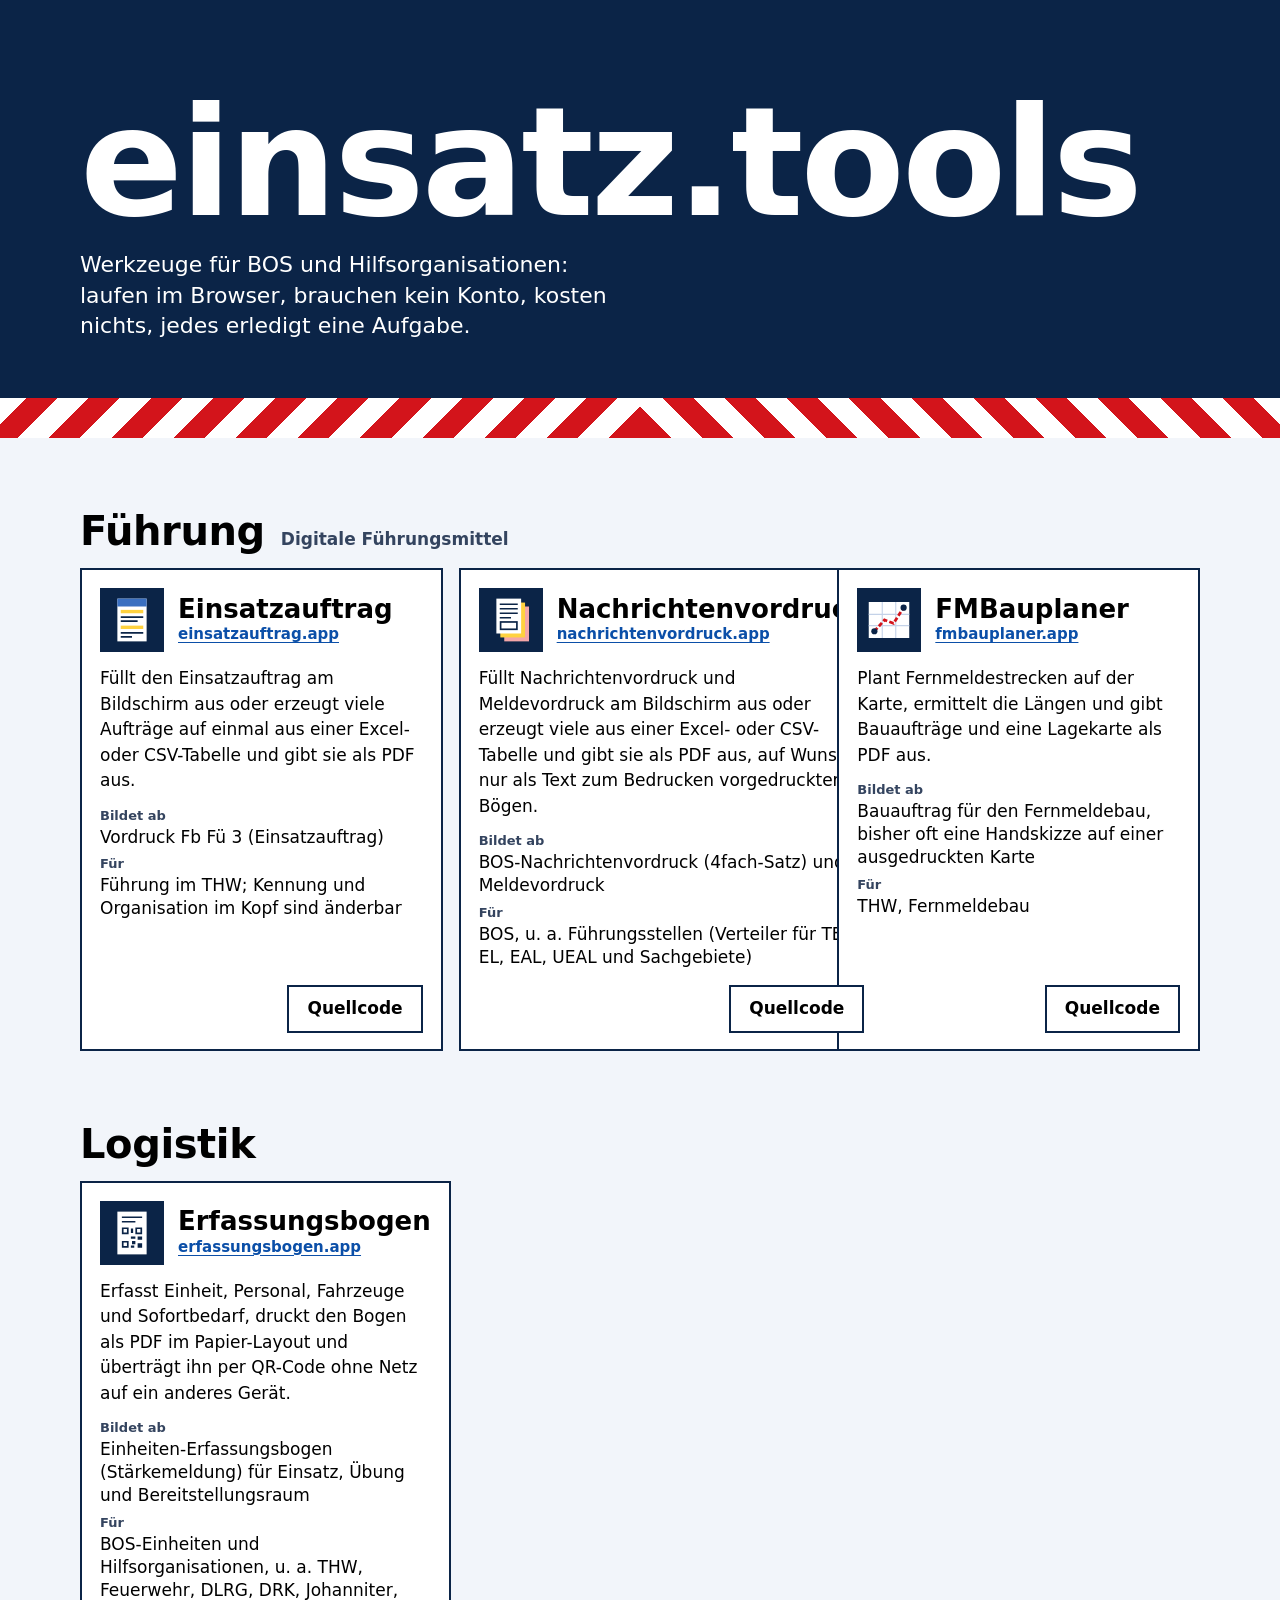
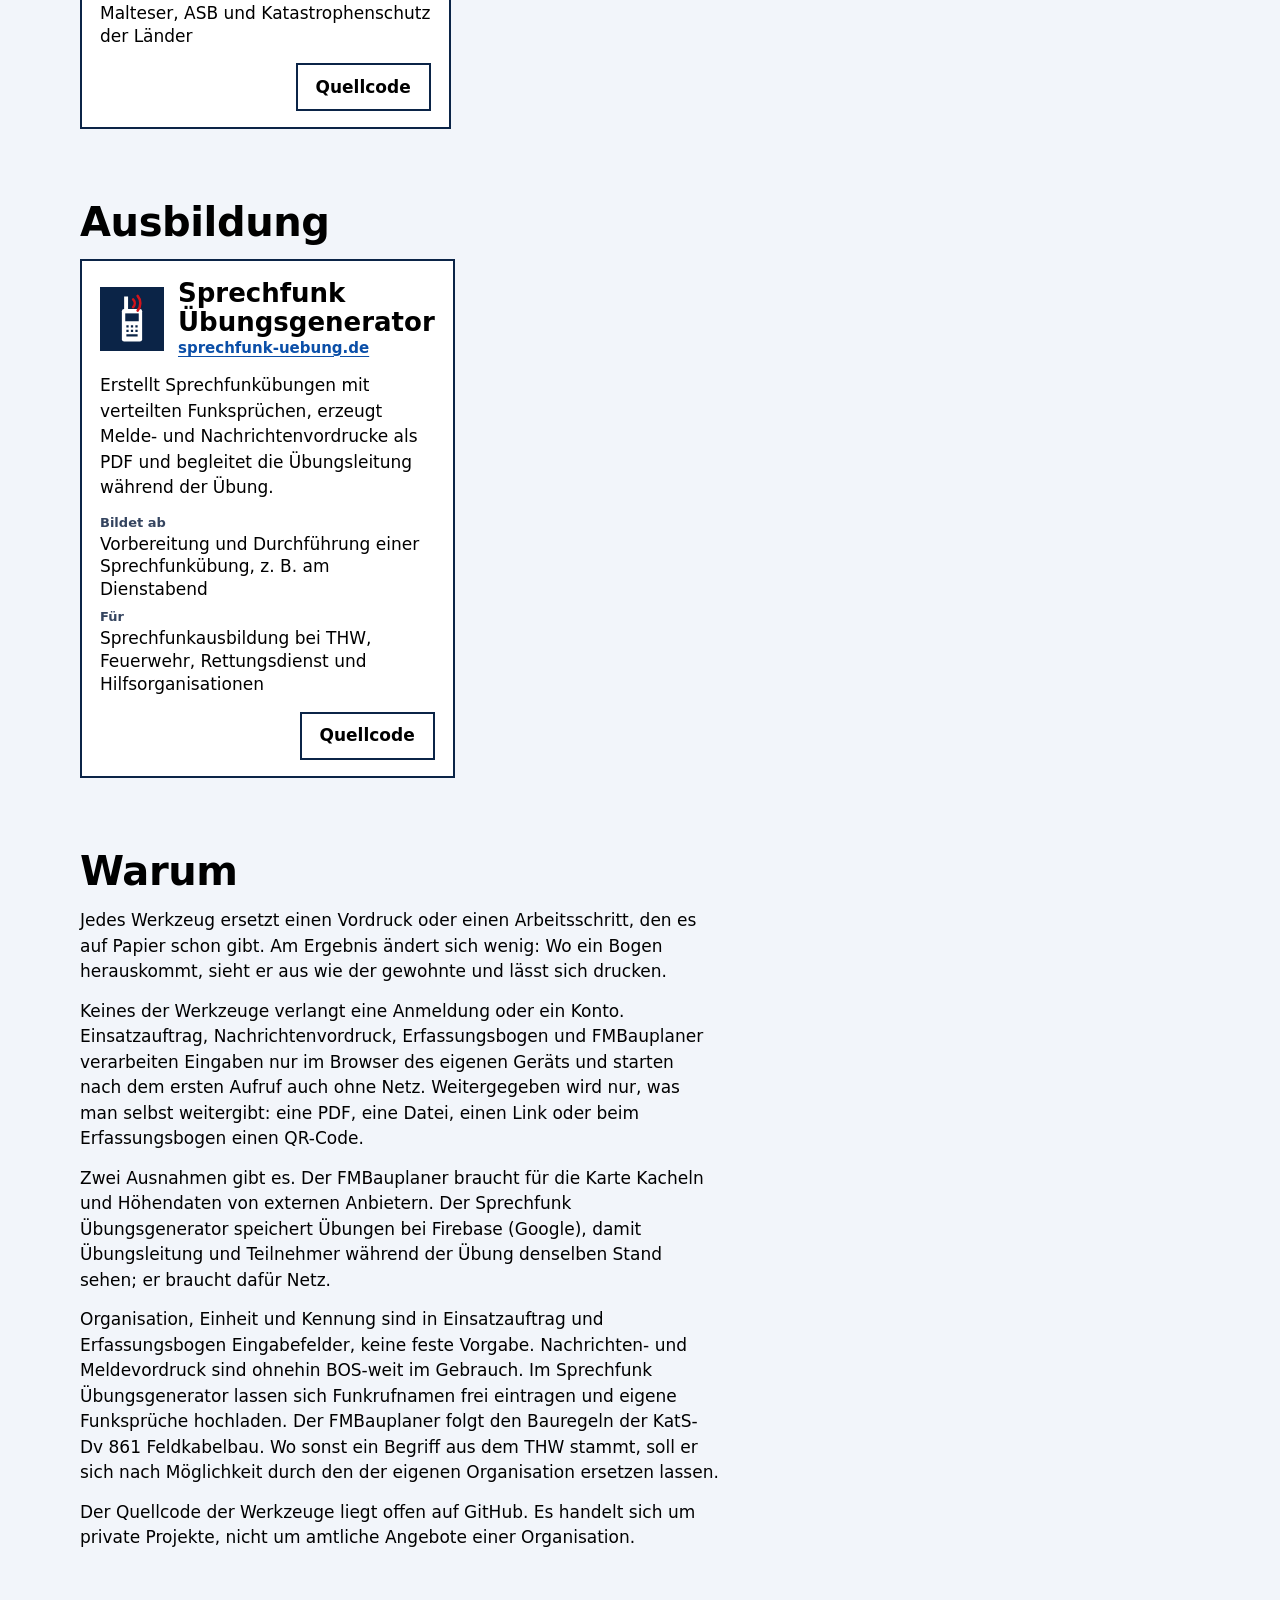
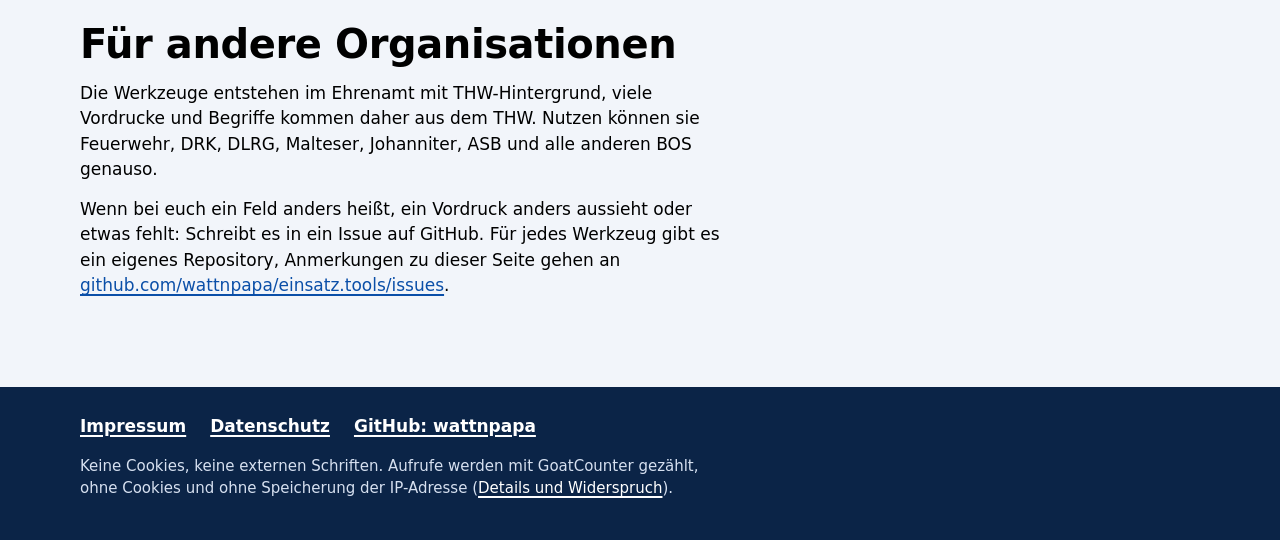
<file: index.html>
<!doctype html>
<html lang="de">
<head>
<meta charset="utf-8">
<meta name="viewport" content="width=device-width, initial-scale=1">
<title>einsatz.tools – Browser-Werkzeuge für BOS und Hilfsorganisationen</title>
<meta name="description" content="Kostenlose Werkzeuge für BOS und Hilfsorganisationen. Laufen im Browser, brauchen kein Konto, jedes erledigt eine Aufgabe.">
<meta name="color-scheme" content="light dark">
<meta name="theme-color" content="#f4f5f7" media="(prefers-color-scheme: light)">
<meta name="theme-color" content="#111418" media="(prefers-color-scheme: dark)">
<!-- Beim Umzug auf die eigene Domain die absoluten URLs in den nächsten Zeilen anpassen (siehe README). -->
<link rel="canonical" href="https://wattnpapa.github.io/einsatz.tools/">
<meta property="og:type" content="website">
<meta property="og:locale" content="de_DE">
<meta property="og:site_name" content="einsatz.tools">
<meta property="og:title" content="einsatz.tools">
<meta property="og:description" content="Kostenlose Browser-Werkzeuge für BOS und Hilfsorganisationen. Kein Konto, ein Werkzeug pro Aufgabe.">
<meta property="og:url" content="https://wattnpapa.github.io/einsatz.tools/">
<meta property="og:image" content="https://wattnpapa.github.io/einsatz.tools/og.png">
<meta property="og:image:width" content="1200">
<meta property="og:image:height" content="630">
<meta property="og:image:alt" content="Schriftzug einsatz.tools auf dunklem Grund">
<meta name="twitter:card" content="summary_large_image">
<link rel="icon" href="favicon.svg" type="image/svg+xml">
<link rel="apple-touch-icon" href="apple-touch-icon.png">
<link rel="stylesheet" href="style.css">
</head>
<body>
<a class="skip" href="#inhalt">Zum Inhalt springen</a>
<svg class="sprite" aria-hidden="true" focusable="false">
  <symbol id="sym-blatt" viewBox="0 0 48 48">
    <rect x="11" y="5" width="26" height="38" fill="#fff"/>
    <path d="M15 12h18M15 17h18M15 22h18M15 27h12" stroke="#0b2447" stroke-width="1.5"/>
  </symbol>
  <symbol id="sym-auftrag" viewBox="0 0 48 48">
    <rect x="11" y="5" width="26" height="38" fill="#fff"/>
    <rect x="11" y="5" width="26" height="7" fill="#3a6fc0"/>
    <rect x="14" y="15" width="20" height="3" fill="#ffd23f"/>
    <path d="M14 21.5h20M14 25h15" stroke="#0b2447" stroke-width="1.5"/>
    <rect x="14" y="29" width="20" height="3" fill="#ffd23f"/>
    <path d="M14 35.5h20M14 39h10" stroke="#0b2447" stroke-width="1.5"/>
  </symbol>
  <symbol id="sym-nachricht" viewBox="0 0 48 48">
    <rect x="18" y="12" width="22" height="31" fill="#f4a6a8"/>
    <rect x="14.5" y="8.5" width="22" height="31" fill="#ffd23f"/>
    <rect x="11" y="5" width="22" height="31" fill="#fff"/>
    <path d="M14 10h16M14 14h16M14 18h16M14 22h10" stroke="#0b2447" stroke-width="1.5"/>
    <rect x="14.75" y="25.75" width="14.5" height="6.5" fill="none" stroke="#0b2447" stroke-width="1.5"/>
  </symbol>
  <symbol id="sym-karte" viewBox="0 0 48 48">
    <rect x="6" y="8" width="36" height="32" fill="#fff"/>
    <path d="M6 19h36M6 29h36M18 8v32M30 8v32" stroke="#c4d2e8" stroke-width="1"/>
    <path d="M11 34 20 24l8 3 9-14" fill="none" stroke="#d3141b" stroke-width="2.5" stroke-dasharray="4 2"/>
    <circle cx="11" cy="34" r="2.75" fill="#0b2447"/>
    <circle cx="37" cy="13" r="2.75" fill="#0b2447"/>
  </symbol>
  <symbol id="sym-qr" viewBox="0 0 48 48">
    <rect x="11" y="5" width="26" height="38" fill="#fff"/>
    <path d="M15 10h18M15 14h12" stroke="#0b2447" stroke-width="1.5"/>
    <path fill="#0b2447" d="M15 19h6v6h-6zM27 19h6v6h-6zM15 31h6v6h-6zM23 20h2v4h-2zM23 27h4v2h-4zM29 27h4v3h-4zM24 31h3v3h-3zM29 33h4v4h-4zM23 35h3v2h-3z"/>
    <path fill="#fff" d="M16.5 20.5h3v3h-3zM28.5 20.5h3v3h-3zM16.5 32.5h3v3h-3z"/>
  </symbol>
  <symbol id="sym-funk" viewBox="0 0 48 48">
    <rect x="17" y="4" width="3.5" height="12" fill="#fff"/>
    <rect x="15" y="15" width="18" height="29" rx="2" fill="#fff"/>
    <rect x="18" y="19" width="12" height="7" fill="#0b2447"/>
    <path d="M19 30.5h2M23 30.5h2M27 30.5h2M19 34.5h2M23 34.5h2M27 34.5h2M19 38.5h10" stroke="#0b2447" stroke-width="2"/>
    <path d="M25 6.5a5 5 0 0 1 0 7M29 3.5a10 10 0 0 1 0 13" fill="none" stroke="#d3141b" stroke-width="2.25" stroke-linecap="round"/>
  </symbol>
</svg>

<header class="kopf">
  <div class="wrap">
    <h1>einsatz.tools</h1>
    <p class="untertitel">Werkzeuge für BOS und Hilfsorganisationen: laufen im Browser, brauchen kein Konto, kosten nichts, jedes erledigt eine Aufgabe.</p>
  </div>
  <div class="warnmarkierung" aria-hidden="true"></div>
</header>

<main id="inhalt" class="wrap">
  <h2 class="sr-only">Werkzeuge</h2>
  <div id="tools">
<!-- TOOLS:START – wird von scripts/render_tools.py aus tools.json erzeugt, nicht von Hand bearbeiten -->
<section class="abschnitt rubrik" aria-labelledby="rubrik-fuehrung">
<hgroup class="band"><h2 id="rubrik-fuehrung">Führung</h2><p>Digitale Führungsmittel</p></hgroup>
<ul class="karten">
<li class="karte">
<article>
<div class="feld kopfzeile">
<svg class="symbol" aria-hidden="true" focusable="false"><use href="#sym-auftrag"></use></svg>
<h3><a class="karte-link" href="https://einsatzauftrag.app">Einsatzauftrag</a></h3>
<span class="adresse" aria-hidden="true">einsatzauftrag.app</span>
</div>
<p class="feld beschreibung">Füllt den Einsatzauftrag am Bildschirm aus oder erzeugt viele Aufträge auf einmal aus einer Excel- oder CSV-Tabelle und gibt sie als PDF aus.</p>
<dl>
<div class="feld"><dt>Bildet ab</dt><dd>Vordruck Fb Fü 3 (Einsatzauftrag)</dd></div>
<div class="feld"><dt>Für</dt><dd>Führung im THW; Kennung und Organisation im Kopf sind änderbar</dd></div>
</dl>
<p class="feld karte-fuss">
<a class="repo" href="https://github.com/wattnpapa/einsatzauftrag">Quellcode<span class="sr-only"> von Einsatzauftrag</span></a>
</p>
</article>
</li>
<li class="karte">
<article>
<div class="feld kopfzeile">
<svg class="symbol" aria-hidden="true" focusable="false"><use href="#sym-nachricht"></use></svg>
<h3><a class="karte-link" href="https://nachrichtenvordruck.app">Nachrichtenvordruck</a></h3>
<span class="adresse" aria-hidden="true">nachrichtenvordruck.app</span>
</div>
<p class="feld beschreibung">Füllt Nachrichtenvordruck und Meldevordruck am Bildschirm aus oder erzeugt viele aus einer Excel- oder CSV-Tabelle und gibt sie als PDF aus, auf Wunsch nur als Text zum Bedrucken vorgedruckter Bögen.</p>
<dl>
<div class="feld"><dt>Bildet ab</dt><dd>BOS-Nachrichtenvordruck (4fach-Satz) und Meldevordruck</dd></div>
<div class="feld"><dt>Für</dt><dd>BOS, u. a. Führungsstellen (Verteiler für TEL, EL, EAL, UEAL und Sachgebiete)</dd></div>
</dl>
<p class="feld karte-fuss">
<a class="repo" href="https://github.com/wattnpapa/bos-nachrichtenvordruck">Quellcode<span class="sr-only"> von Nachrichtenvordruck</span></a>
</p>
</article>
</li>
<li class="karte">
<article>
<div class="feld kopfzeile">
<svg class="symbol" aria-hidden="true" focusable="false"><use href="#sym-karte"></use></svg>
<h3><a class="karte-link" href="https://fmbauplaner.app">FMBauplaner</a></h3>
<span class="adresse" aria-hidden="true">fmbauplaner.app</span>
</div>
<p class="feld beschreibung">Plant Fernmeldestrecken auf der Karte, ermittelt die Längen und gibt Bauaufträge und eine Lagekarte als PDF aus.</p>
<dl>
<div class="feld"><dt>Bildet ab</dt><dd>Bauauftrag für den Fernmeldebau, bisher oft eine Handskizze auf einer ausgedruckten Karte</dd></div>
<div class="feld"><dt>Für</dt><dd>THW, Fernmeldebau</dd></div>
</dl>
<p class="feld karte-fuss">
<a class="repo" href="https://github.com/wattnpapa/fernmeldebauplaner">Quellcode<span class="sr-only"> von FMBauplaner</span></a>
</p>
</article>
</li>
</ul>
</section>
<section class="abschnitt rubrik" aria-labelledby="rubrik-logistik">
<h2 class="band" id="rubrik-logistik">Logistik</h2>
<ul class="karten">
<li class="karte">
<article>
<div class="feld kopfzeile">
<svg class="symbol" aria-hidden="true" focusable="false"><use href="#sym-qr"></use></svg>
<h3><a class="karte-link" href="https://erfassungsbogen.app">Erfassungsbogen</a></h3>
<span class="adresse" aria-hidden="true">erfassungsbogen.app</span>
</div>
<p class="feld beschreibung">Erfasst Einheit, Personal, Fahrzeuge und Sofortbedarf, druckt den Bogen als PDF im Papier-Layout und überträgt ihn per QR-Code ohne Netz auf ein anderes Gerät.</p>
<dl>
<div class="feld"><dt>Bildet ab</dt><dd>Einheiten-Erfassungsbogen (Stärkemeldung) für Einsatz, Übung und Bereitstellungsraum</dd></div>
<div class="feld"><dt>Für</dt><dd>BOS-Einheiten und Hilfsorganisationen, u. a. THW, Feuerwehr, DLRG, DRK, Johanniter, Malteser, ASB und Katastrophenschutz der Länder</dd></div>
</dl>
<p class="feld karte-fuss">
<a class="repo" href="https://github.com/wattnpapa/erfassungsbogen">Quellcode<span class="sr-only"> von Erfassungsbogen</span></a>
</p>
</article>
</li>
</ul>
</section>
<section class="abschnitt rubrik" aria-labelledby="rubrik-ausbildung">
<h2 class="band" id="rubrik-ausbildung">Ausbildung</h2>
<ul class="karten">
<li class="karte">
<article>
<div class="feld kopfzeile">
<svg class="symbol" aria-hidden="true" focusable="false"><use href="#sym-funk"></use></svg>
<h3><a class="karte-link" href="https://sprechfunk-uebung.de">Sprechfunk Übungsgenerator</a></h3>
<span class="adresse" aria-hidden="true">sprechfunk-uebung.de</span>
</div>
<p class="feld beschreibung">Erstellt Sprechfunkübungen mit verteilten Funksprüchen, erzeugt Melde- und Nachrichtenvordrucke als PDF und begleitet die Übungsleitung während der Übung.</p>
<dl>
<div class="feld"><dt>Bildet ab</dt><dd>Vorbereitung und Durchführung einer Sprechfunkübung, z. B. am Dienstabend</dd></div>
<div class="feld"><dt>Für</dt><dd>Sprechfunkausbildung bei THW, Feuerwehr, Rettungsdienst und Hilfsorganisationen</dd></div>
</dl>
<p class="feld karte-fuss">
<a class="repo" href="https://github.com/wattnpapa/sprechfunk-uebung">Quellcode<span class="sr-only"> von Sprechfunk Übungsgenerator</span></a>
</p>
</article>
</li>
</ul>
</section>
<!-- TOOLS:END -->
  </div>

  <section class="abschnitt text" aria-labelledby="warum">
    <h2 class="band" id="warum">Warum</h2>
    <div class="blatt">
    <p>Jedes Werkzeug ersetzt einen Vordruck oder einen Arbeitsschritt, den es auf Papier schon gibt. Am Ergebnis ändert sich wenig: Wo ein Bogen herauskommt, sieht er aus wie der gewohnte und lässt sich drucken.</p>
    <p>Keines der Werkzeuge verlangt eine Anmeldung oder ein Konto. Einsatzauftrag, Nachrichtenvordruck, Erfassungsbogen und FMBauplaner verarbeiten Eingaben nur im Browser des eigenen Geräts und starten nach dem ersten Aufruf auch ohne Netz. Weitergegeben wird nur, was man selbst weitergibt: eine PDF, eine Datei, einen Link oder beim Erfassungsbogen einen QR-Code.</p>
    <p>Zwei Ausnahmen gibt es. Der FMBauplaner braucht für die Karte Kacheln und Höhendaten von externen Anbietern. Der Sprechfunk Übungsgenerator speichert Übungen bei Firebase (Google), damit Übungsleitung und Teilnehmer während der Übung denselben Stand sehen; er braucht dafür Netz.</p>
    <p>Organisation, Einheit und Kennung sind in Einsatzauftrag und Erfassungsbogen Eingabefelder, keine feste Vorgabe. Nachrichten- und Meldevordruck sind ohnehin BOS-weit im Gebrauch. Im Sprechfunk Übungsgenerator lassen sich Funkrufnamen frei eintragen und eigene Funksprüche hochladen. Der FMBauplaner folgt den Bauregeln der KatS-Dv 861 Feldkabelbau. Wo sonst ein Begriff aus dem THW stammt, soll er sich nach Möglichkeit durch den der eigenen Organisation ersetzen lassen.</p>
    <p>Der Quellcode der Werkzeuge liegt offen auf GitHub. Es handelt sich um private Projekte, nicht um amtliche Angebote einer Organisation.</p>
    </div>
  </section>

  <section class="abschnitt text" aria-labelledby="andere">
    <h2 class="band" id="andere">Für andere Organisationen</h2>
    <div class="blatt">
    <p>Die Werkzeuge entstehen im Ehrenamt mit THW-Hintergrund, viele Vordrucke und Begriffe kommen daher aus dem THW. Nutzen können sie Feuerwehr, DRK, DLRG, Malteser, Johanniter, ASB und alle anderen BOS genauso.</p>
    <p>Wenn bei euch ein Feld anders heißt, ein Vordruck anders aussieht oder etwas fehlt: Schreibt es in ein Issue auf GitHub. Für jedes Werkzeug gibt es ein eigenes Repository, Anmerkungen zu dieser Seite gehen an <a href="https://github.com/wattnpapa/einsatz.tools/issues">github.com/wattnpapa/einsatz.tools/issues</a>.</p>
    </div>
  </section>
</main>

<footer class="fuss">
  <div class="wrap">
    <nav aria-label="Rechtliches und Kontakt">
      <ul>
        <li><a href="impressum.html">Impressum</a></li>
        <li><a href="datenschutz.html">Datenschutz</a></li>
        <li><a href="https://github.com/wattnpapa">GitHub: wattnpapa</a></li>
      </ul>
    </nav>
    <p>Keine Cookies, keine externen Schriften. Aufrufe werden mit GoatCounter gezählt, ohne Cookies und ohne Speicherung der IP-Adresse (<a href="datenschutz.html#zaehlung">Details und Widerspruch</a>).</p>
  </div>
</footer>

<script src="tools.js" defer></script>
<script data-goatcounter="https://einsatztools.goatcounter.com/count" async src="vendor/count.js"></script>
</body>
</html>
</file>
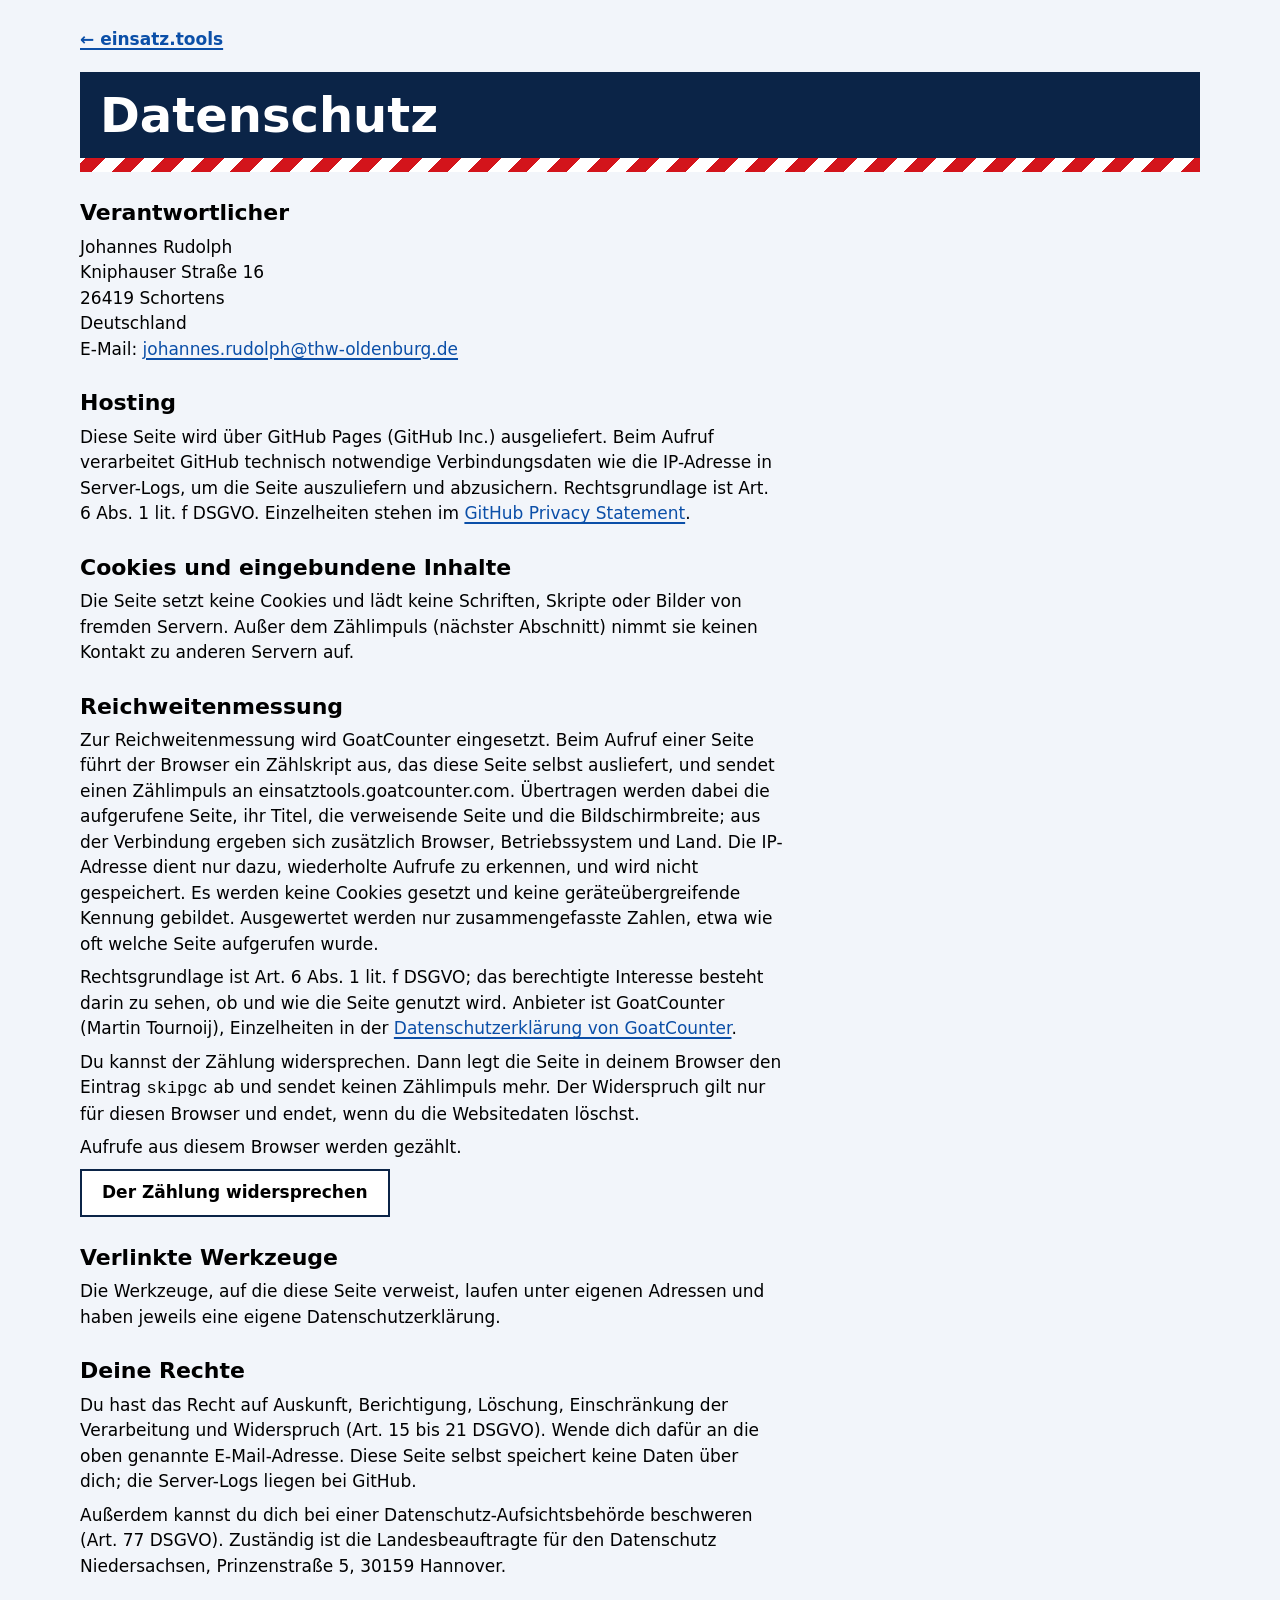
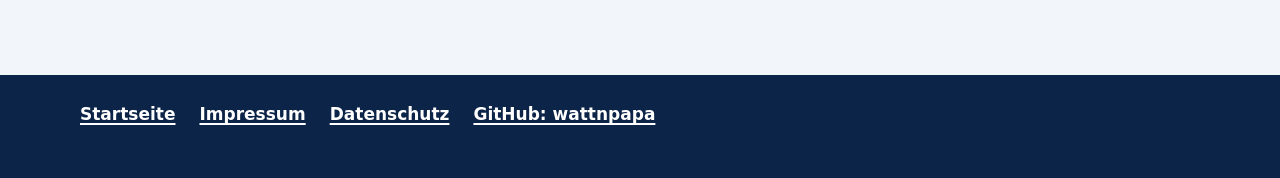
<file: datenschutz.html>
<!doctype html>
<html lang="de">
<head>
<meta charset="utf-8">
<meta name="viewport" content="width=device-width, initial-scale=1">
<title>Datenschutz – einsatz.tools</title>
<meta name="robots" content="noindex">
<meta name="color-scheme" content="light dark">
<link rel="icon" href="favicon.svg" type="image/svg+xml">
<link rel="stylesheet" href="style.css">
</head>
<body>
<main class="wrap seite">
<a class="zurueck" href="./">← einsatz.tools</a>
<h1>Datenschutz</h1>

<h2>Verantwortlicher</h2>
<address>
Johannes Rudolph<br>
Kniphauser Straße 16<br>
26419 Schortens<br>
Deutschland<br>
E-Mail: <a href="mailto:johannes.rudolph@thw-oldenburg.de">johannes.rudolph@thw-oldenburg.de</a>
</address>

<h2>Hosting</h2>
<p>Diese Seite wird über GitHub Pages (GitHub Inc.) ausgeliefert. Beim Aufruf verarbeitet GitHub technisch notwendige Verbindungsdaten wie die IP-Adresse in Server-Logs, um die Seite auszuliefern und abzusichern. Rechtsgrundlage ist Art. 6 Abs. 1 lit. f DSGVO. Einzelheiten stehen im <a href="https://docs.github.com/de/site-policy/privacy-policies/github-general-privacy-statement">GitHub Privacy Statement</a>.</p>

<h2>Cookies und eingebundene Inhalte</h2>
<p>Die Seite setzt keine Cookies und lädt keine Schriften, Skripte oder Bilder von fremden Servern. Außer dem Zählimpuls (nächster Abschnitt) nimmt sie keinen Kontakt zu anderen Servern auf.</p>

<h2 id="zaehlung">Reichweitenmessung</h2>
<p>Zur Reichweitenmessung wird GoatCounter eingesetzt. Beim Aufruf einer Seite führt der Browser ein Zählskript aus, das diese Seite selbst ausliefert, und sendet einen Zählimpuls an einsatztools.goatcounter.com. Übertragen werden dabei die aufgerufene Seite, ihr Titel, die verweisende Seite und die Bildschirmbreite; aus der Verbindung ergeben sich zusätzlich Browser, Betriebssystem und Land. Die IP-Adresse dient nur dazu, wiederholte Aufrufe zu erkennen, und wird nicht gespeichert. Es werden keine Cookies gesetzt und keine geräteübergreifende Kennung gebildet. Ausgewertet werden nur zusammengefasste Zahlen, etwa wie oft welche Seite aufgerufen wurde.</p>
<p>Rechtsgrundlage ist Art. 6 Abs. 1 lit. f DSGVO; das berechtigte Interesse besteht darin zu sehen, ob und wie die Seite genutzt wird. Anbieter ist GoatCounter (Martin Tournoij), Einzelheiten in der <a href="https://www.goatcounter.com/help/privacy">Datenschutzerklärung von GoatCounter</a>.</p>
<p>Du kannst der Zählung widersprechen. Dann legt die Seite in deinem Browser den Eintrag <code>skipgc</code> ab und sendet keinen Zählimpuls mehr. Der Widerspruch gilt nur für diesen Browser und endet, wenn du die Websitedaten löschst.</p>
<p id="widerspruch-status" aria-live="polite">Ohne JavaScript wird ohnehin nicht gezählt.</p>
<p><button type="button" id="widerspruch" class="knopf" hidden></button></p>

<h2>Verlinkte Werkzeuge</h2>
<p>Die Werkzeuge, auf die diese Seite verweist, laufen unter eigenen Adressen und haben jeweils eine eigene Datenschutzerklärung.</p>

<h2>Deine Rechte</h2>
<p>Du hast das Recht auf Auskunft, Berichtigung, Löschung, Einschränkung der Verarbeitung und Widerspruch (Art. 15 bis 21 DSGVO). Wende dich dafür an die oben genannte E-Mail-Adresse. Diese Seite selbst speichert keine Daten über dich; die Server-Logs liegen bei GitHub.</p>
<p>Außerdem kannst du dich bei einer Datenschutz-Aufsichtsbehörde beschweren (Art. 77 DSGVO). Zuständig ist die Landesbeauftragte für den Datenschutz Niedersachsen, Prinzenstraße 5, 30159 Hannover.</p>
</main>
<footer class="fuss">
  <div class="wrap">
    <nav aria-label="Rechtliches und Kontakt">
      <ul>
        <li><a href="./">Startseite</a></li>
        <li><a href="impressum.html">Impressum</a></li>
        <li><a href="datenschutz.html">Datenschutz</a></li>
        <li><a href="https://github.com/wattnpapa">GitHub: wattnpapa</a></li>
      </ul>
    </nav>
  </div>
</footer>
<script data-goatcounter="https://einsatztools.goatcounter.com/count" async src="vendor/count.js"></script>
<script src="widerspruch.js" defer></script>
</body>
</html>
</file>
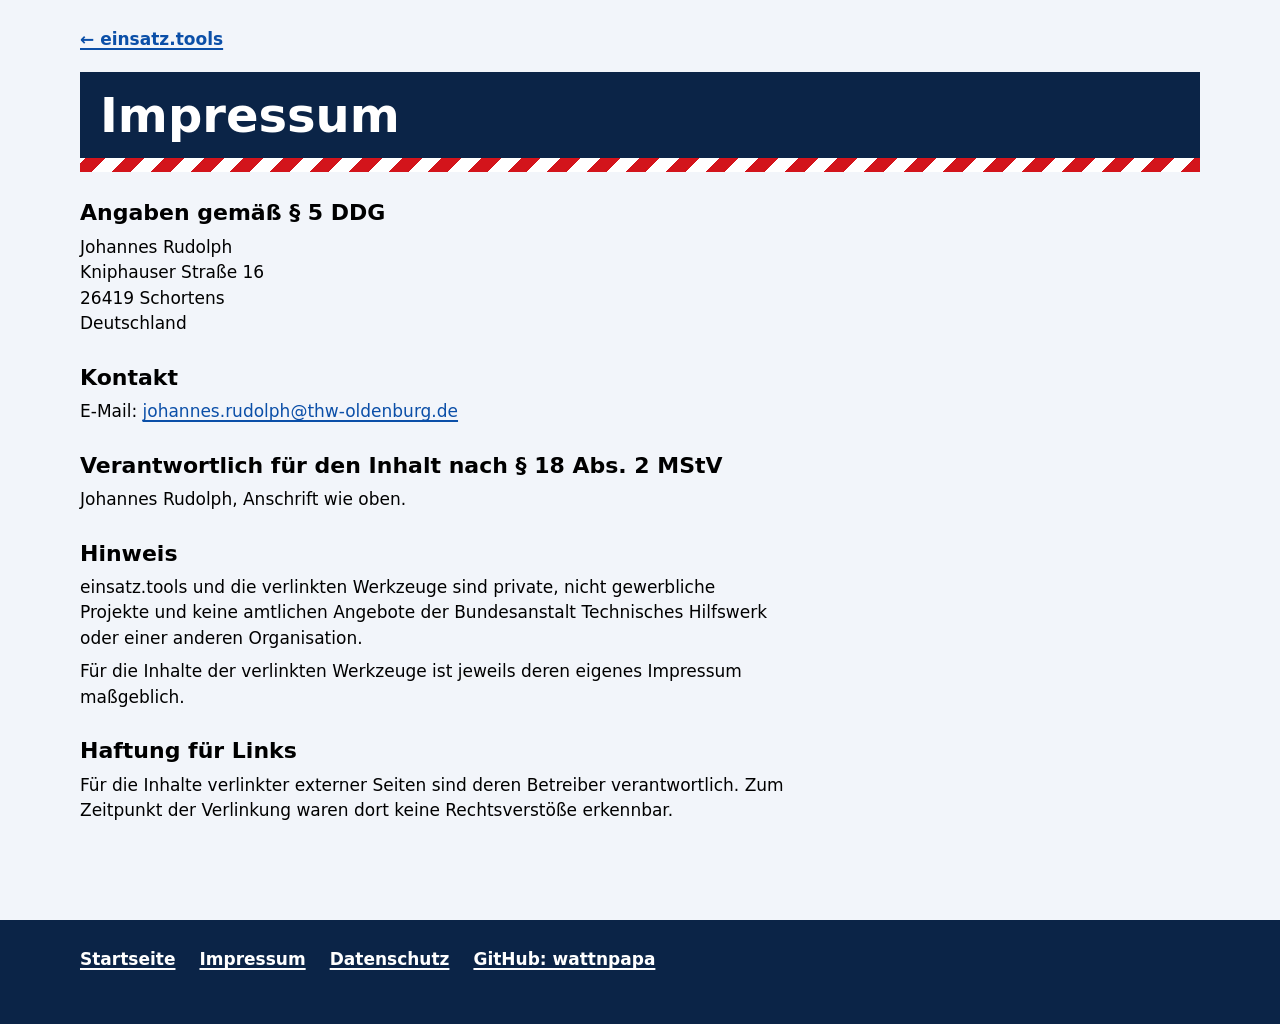
<file: impressum.html>
<!doctype html>
<html lang="de">
<head>
<meta charset="utf-8">
<meta name="viewport" content="width=device-width, initial-scale=1">
<title>Impressum – einsatz.tools</title>
<meta name="robots" content="noindex">
<meta name="color-scheme" content="light dark">
<link rel="icon" href="favicon.svg" type="image/svg+xml">
<link rel="stylesheet" href="style.css">
</head>
<body>
<main class="wrap seite">
<a class="zurueck" href="./">← einsatz.tools</a>
<h1>Impressum</h1>

<h2>Angaben gemäß § 5 DDG</h2>
<address>
Johannes Rudolph<br>
Kniphauser Straße 16<br>
26419 Schortens<br>
Deutschland
</address>

<h2>Kontakt</h2>
<p>E-Mail: <a href="mailto:johannes.rudolph@thw-oldenburg.de">johannes.rudolph@thw-oldenburg.de</a></p>

<h2>Verantwortlich für den Inhalt nach § 18 Abs. 2 MStV</h2>
<p>Johannes Rudolph, Anschrift wie oben.</p>

<h2>Hinweis</h2>
<p>einsatz.tools und die verlinkten Werkzeuge sind private, nicht gewerbliche Projekte und keine amtlichen Angebote der Bundesanstalt Technisches Hilfswerk oder einer anderen Organisation.</p>
<p>Für die Inhalte der verlinkten Werkzeuge ist jeweils deren eigenes Impressum maßgeblich.</p>

<h2>Haftung für Links</h2>
<p>Für die Inhalte verlinkter externer Seiten sind deren Betreiber verantwortlich. Zum Zeitpunkt der Verlinkung waren dort keine Rechtsverstöße erkennbar.</p>
</main>
<footer class="fuss">
  <div class="wrap">
    <nav aria-label="Rechtliches und Kontakt">
      <ul>
        <li><a href="./">Startseite</a></li>
        <li><a href="impressum.html">Impressum</a></li>
        <li><a href="datenschutz.html">Datenschutz</a></li>
        <li><a href="https://github.com/wattnpapa">GitHub: wattnpapa</a></li>
      </ul>
    </nav>
  </div>
</footer>
<script data-goatcounter="https://einsatztools.goatcounter.com/count" async src="vendor/count.js"></script>
</body>
</html>
</file>
<file: style.css>
/*
  Gestaltung
  Ein auffälliges Element: die rot-weiße Warnmarkierung nach DIN 30710,
  wie am Heck jedes Einsatzfahrzeugs, in V-Form nach außen abfallend.
  Sie trennt den nachtblauen Kopf vom Inhalt. Alles andere bleibt ruhig.
  Jedes Tool trägt ein Symbol des Papiers, das es ersetzt (Sprite in index.html).
*/
:root {
  --nachtblau: #0b2447;
  --signalrot: #d3141b;
  --weiss: #ffffff;
  --papier: #f2f5fa;
  --karte: #ffffff;
  --tinte: #000000;
  --leise: #34445f;
  --rahmen: #0b2447;
  --link: #0b4fa8;
  --kachel: #0b2447;
  --gedrueckt: #dfe8f6;
  --fokus: #d3141b;

  --din: "DIN Alternate", Bahnschrift, "DIN Next", "D-DIN", "Roboto Condensed", "Arial Narrow", sans-serif-condensed, system-ui, sans-serif;
  --text: system-ui, -apple-system, "Segoe UI", Roboto, "Helvetica Neue", Arial, "Noto Sans", sans-serif;
  color-scheme: light dark;
}

@media (prefers-color-scheme: dark) {
  :root {
    --papier: #06142b;
    --karte: #0e2246;
    --tinte: #ffffff;
    --leise: #c3d1e8;
    --rahmen: #5a7fb8;
    --link: #9cc4ff;
    --kachel: #1a3f78;
    --gedrueckt: #17325e;
    --fokus: #ffb36b;
  }
}

*, *::before, *::after { box-sizing: border-box; }

html {
  -webkit-text-size-adjust: 100%;
  text-size-adjust: 100%;
}

body {
  margin: 0;
  background: var(--papier);
  color: var(--tinte);
  font-family: var(--text);
  font-size: 1.0625rem;
  line-height: 1.5;
}

.wrap {
  max-width: 72rem;
  margin: 0 auto;
  padding: 0 16px;
}

a { color: var(--link); text-underline-offset: 0.18em; text-decoration-thickness: 1.5px; }

:focus-visible {
  outline: 3px solid var(--fokus);
  outline-offset: 2px;
}

.sprite { position: absolute; width: 0; height: 0; overflow: hidden; }

.sr-only {
  position: absolute;
  width: 1px; height: 1px;
  margin: -1px; padding: 0;
  overflow: hidden;
  clip: rect(0 0 0 0);
  white-space: nowrap;
  border: 0;
}

.skip {
  position: absolute;
  left: 16px; top: -100px;
  padding: 12px 16px;
  background: var(--weiss);
  color: var(--nachtblau);
  font-weight: 700;
  z-index: 10;
}
.skip:focus { top: 8px; }

/* ---------- Kopf ---------- */

.kopf {
  background: var(--nachtblau);
  color: var(--weiss);
}
.kopf .wrap {
  padding-top: clamp(40px, 9vw, 96px);
  padding-bottom: clamp(28px, 6vw, 56px);
}
.kopf h1 {
  margin: 0;
  font-family: var(--din);
  font-weight: 700;
  font-stretch: condensed;
  font-size: clamp(3rem, 15vw, 9.5rem);
  line-height: 0.88;
  letter-spacing: -0.02em;
}
.untertitel {
  margin: 20px 0 0;
  max-width: 34rem;
  font-size: clamp(1.125rem, 2.4vw, 1.375rem);
  line-height: 1.4;
}

/* Warnmarkierung: links „/“, rechts „\“, beides fällt nach außen ab */
.warnmarkierung {
  height: clamp(22px, 4vw, 40px);
  background:
    repeating-linear-gradient(-45deg, var(--signalrot) 0 22px, var(--weiss) 22px 44px) left / 50% 100% no-repeat,
    repeating-linear-gradient(45deg, var(--signalrot) 0 22px, var(--weiss) 22px 44px) right / 50% 100% no-repeat;
  background-color: var(--weiss);
}

/* ---------- Abschnitte ---------- */

.abschnitt { margin-top: clamp(40px, 7vw, 72px); }

.band {
  margin: 0 0 16px;
  font-family: var(--din);
  font-weight: 700;
  font-size: clamp(1.75rem, 5vw, 2.5rem);
  line-height: 1.05;
  letter-spacing: -0.01em;
}
hgroup.band {
  display: flex;
  flex-wrap: wrap;
  align-items: baseline;
  gap: 4px 16px;
}
hgroup.band h2 { margin: 0; font: inherit; letter-spacing: inherit; }
hgroup.band p {
  margin: 0;
  color: var(--leise);
  font-family: var(--text);
  font-size: 1.0625rem;
  font-weight: 600;
  letter-spacing: 0;
}

/* ---------- Tools ---------- */

.karten {
  list-style: none;
  margin: 0;
  padding: 0;
  display: grid;
  grid-template-columns: repeat(auto-fill, minmax(min(100%, 21rem), 1fr));
  gap: 16px;
}
.karte { display: flex; min-width: 0; }
.karte article {
  position: relative;
  flex: 1;
  display: flex;
  flex-direction: column;
  background: var(--karte);
  border: 2px solid var(--rahmen);
}
.karte article:has(.karte-link:active) { background: var(--gedrueckt); }
.karte article:focus-within { outline: 3px solid var(--fokus); outline-offset: 3px; }

.feld { margin: 0; padding: 0 18px; }

.kopfzeile {
  --kachel-groesse: clamp(52px, 15vw, 64px);
  display: grid;
  grid-template-columns: var(--kachel-groesse) 1fr;
  column-gap: 14px;
  align-items: center;
  padding-top: 18px;
}
.symbol {
  grid-row: span 2;
  width: var(--kachel-groesse);
  height: var(--kachel-groesse);
  padding: 5px;
  background: var(--kachel);
}
.karte h3 {
  margin: 0;
  align-self: end;
  font-family: var(--din);
  font-weight: 700;
  font-size: clamp(1.375rem, 5.5vw, 1.625rem);
  line-height: 1.1;
  overflow-wrap: break-word;
  hyphens: auto;
  -webkit-hyphens: auto;
}
.karte-link {
  color: var(--tinte);
  text-decoration: none;
}
/* Ganze Karte klickbar */
.karte-link::after {
  content: "";
  position: absolute;
  inset: 0;
}
.karte-link:focus-visible { outline: none; }

.adresse {
  align-self: start;
  color: var(--link);
  font-weight: 600;
  font-size: 0.9375rem;
  text-decoration: underline;
  text-underline-offset: 0.18em;
  overflow-wrap: anywhere;
}

.status {
  display: inline-block;
  margin-left: 8px;
  padding: 0 6px;
  border: 2px solid currentColor;
  font-family: var(--text);
  font-size: 0.8125rem;
  font-weight: 700;
  vertical-align: 0.3em;
}

.beschreibung { margin-top: 14px; }

.karte dl { margin: 14px 0 0; padding: 0 18px; }
.karte dl .feld { padding: 0; }
.karte dl .feld + .feld { margin-top: 8px; }
.karte dt {
  color: var(--leise);
  font-size: 0.8125rem;
  font-weight: 700;
  line-height: 1.3;
}
.karte dd { margin: 1px 0 0; line-height: 1.35; }

.karte-fuss {
  margin-top: auto;
  padding-top: 16px;
  padding-bottom: 16px;
  display: flex;
  justify-content: flex-end;
}
.repo {
  position: relative;
  z-index: 2;
  display: inline-flex;
  align-items: center;
  min-height: 48px;
  padding: 0 18px;
  border: 2px solid var(--rahmen);
  background: var(--karte);
  color: var(--tinte);
  font-weight: 700;
  text-decoration: none;
}
.repo:active { background: var(--gedrueckt); }

/* ---------- Textabschnitte ---------- */

.blatt p {
  margin: 14px 0 0;
  max-width: 40rem;
  overflow-wrap: anywhere;
}
.blatt p:first-child { margin-top: 0; }

/* ---------- Fuß ---------- */

.fuss {
  margin-top: clamp(48px, 8vw, 88px);
  padding: 16px 0 40px;
  background: var(--nachtblau);
  color: var(--weiss);
}
.fuss a { color: var(--weiss); }
.fuss ul {
  list-style: none;
  margin: 0;
  padding: 0;
  display: flex;
  flex-wrap: wrap;
  gap: 0 24px;
}
.fuss li a {
  display: inline-flex;
  align-items: center;
  min-height: 48px;
  font-weight: 700;
}
.fuss p { margin: 4px 0 0; max-width: 40rem; font-size: 0.9375rem; color: #d6e0f0; }

/* ---------- Unterseiten ---------- */

.seite { padding-bottom: 8px; }
.seite h1 {
  margin: 8px 0 0;
  padding: 18px 20px;
  background: var(--nachtblau);
  color: var(--weiss);
  font-family: var(--din);
  font-size: clamp(2rem, 8vw, 3rem);
  line-height: 1.05;
  border-bottom: 14px solid transparent;
  border-image: repeating-linear-gradient(-45deg, var(--signalrot) 0 14px, var(--weiss) 14px 28px) 0 0 14 0 / 0 0 14px 0;
}
.seite h2 {
  margin: 28px 0 6px;
  font-family: var(--din);
  font-size: 1.375rem;
  line-height: 1.2;
}
.seite p, .seite address {
  margin: 8px 0 0;
  max-width: 44rem;
  font-style: normal;
  overflow-wrap: anywhere;
}
.zurueck {
  display: inline-flex;
  align-items: center;
  min-height: 48px;
  margin-top: 16px;
  font-weight: 600;
}

.knopf {
  min-height: 48px;
  padding: 0 20px;
  border: 2px solid var(--rahmen);
  background: var(--karte);
  color: var(--tinte);
  font: inherit;
  font-weight: 700;
  cursor: pointer;
}
.knopf:active { background: var(--gedrueckt); }

@media print {
  body { background: #fff; color: #000; }
  .skip, .karte-fuss, .fuss nav, .warnmarkierung { display: none; }
  .kopf { background: none; color: #000; }
  .karte { break-inside: avoid; }
  .karte-link::after { content: " (" attr(href) ")"; position: static; font: 400 0.8rem system-ui, sans-serif; }
}
</file>
